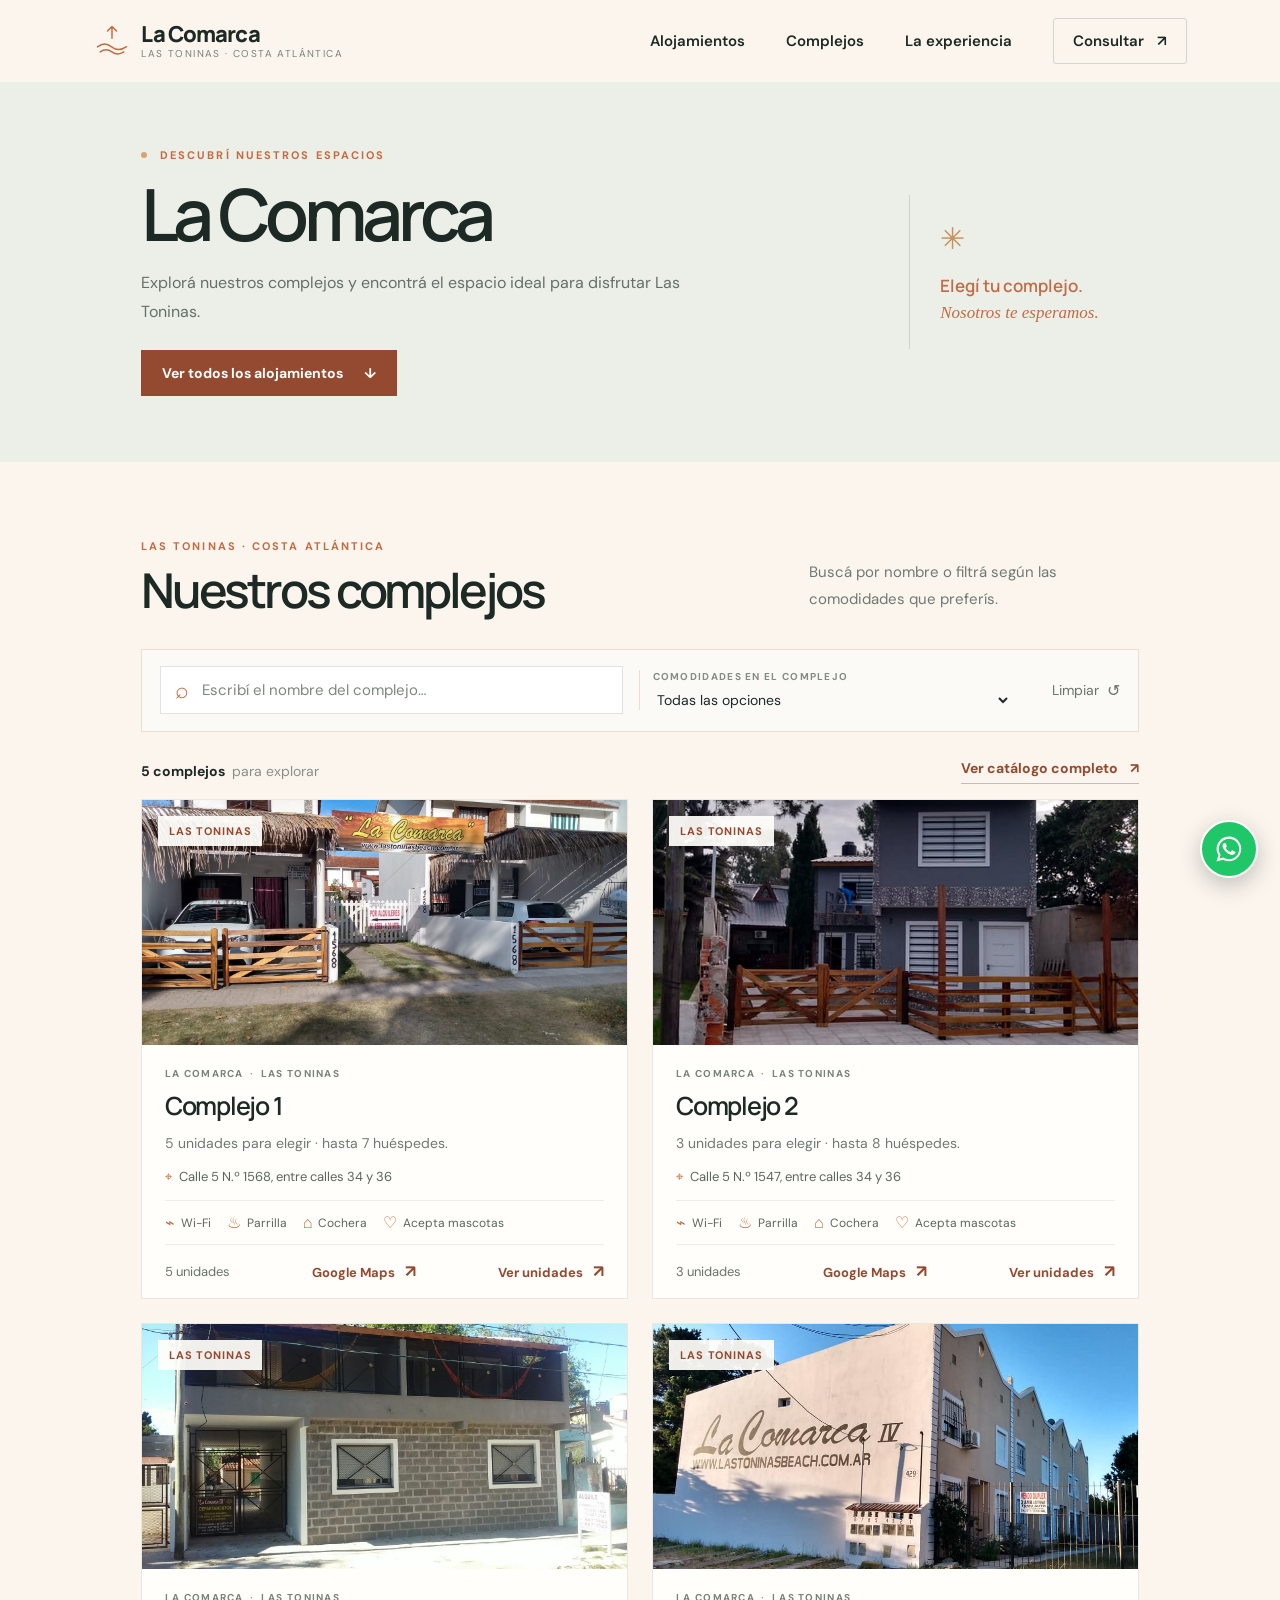
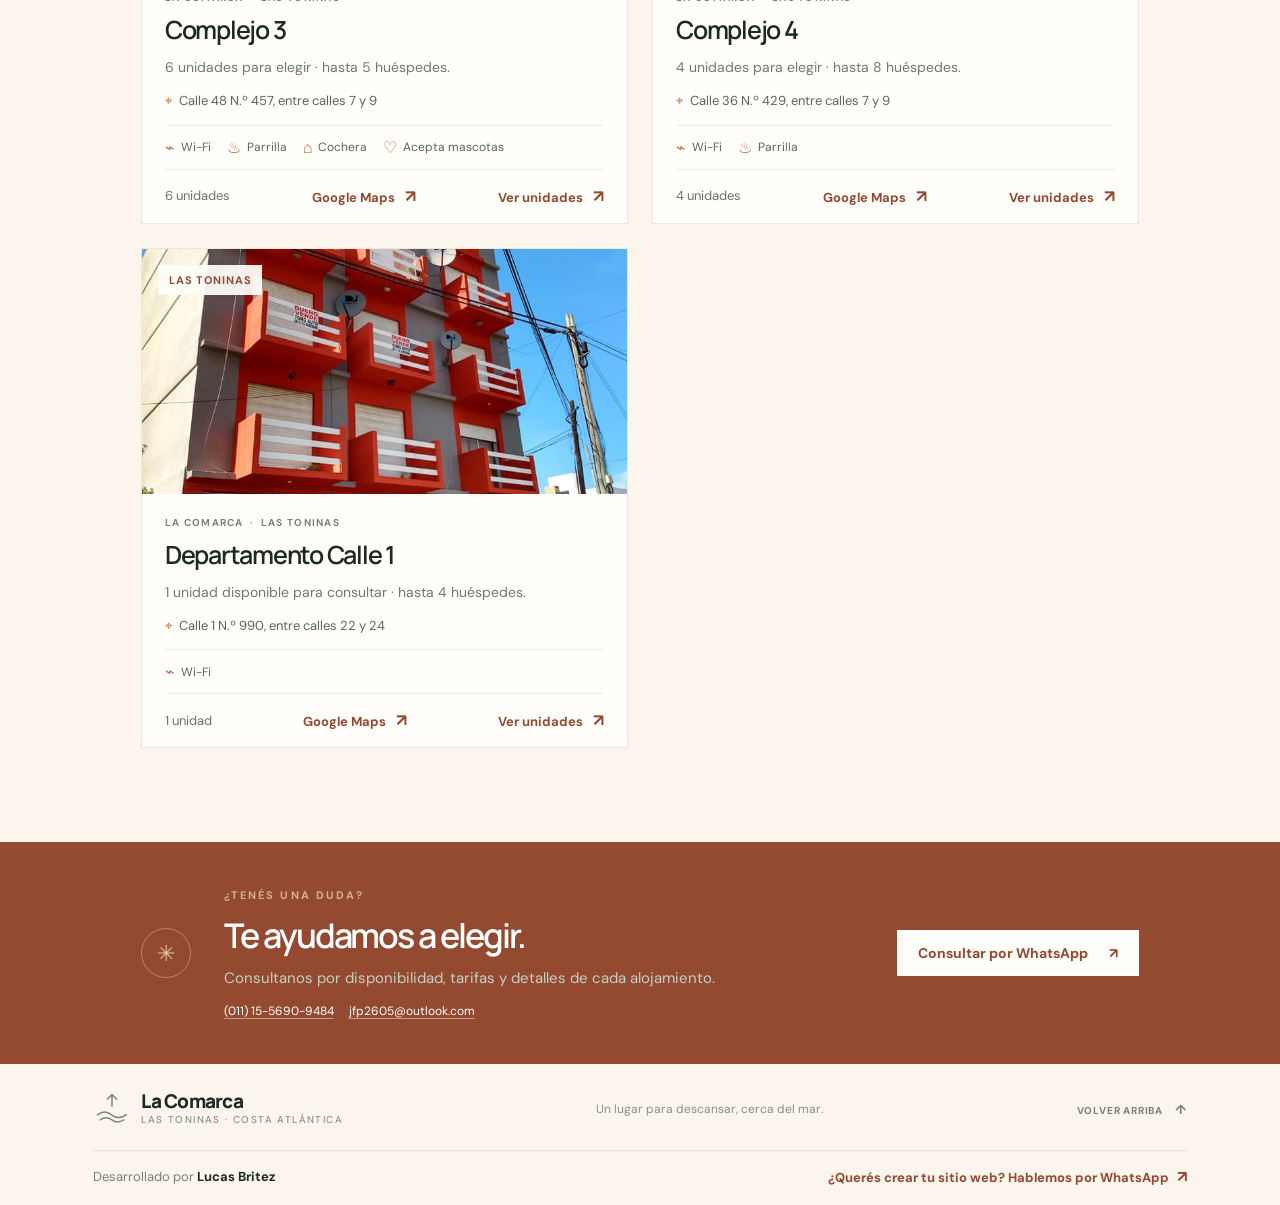
<file: complejos.html>
<!doctype html>
<html lang="es">
  <head>
    <meta charset="UTF-8" />
    <meta name="viewport" content="width=device-width, initial-scale=1" />
    <meta name="theme-color" content="#fbf3e9" />
    <meta name="description" content="Explorá los complejos de La Comarca en Las Toninas y encontrá el alojamiento ideal para tu estadía." />
    <title>Complejos · La Comarca, Las Toninas</title>
    <link rel="preconnect" href="https://fonts.googleapis.com" />
    <link rel="preconnect" href="https://fonts.gstatic.com" crossorigin />
    <link href="https://fonts.googleapis.com/css2?family=DM+Sans:wght@400;500;600;700&family=Manrope:wght@400;500;600;700;800&display=swap" rel="stylesheet" />
    <link rel="stylesheet" href="./styles.css" />
    <script src="./complejos.js" defer></script>
  </head>
  <body>
    <header class="site-header" id="top">
      <a class="brand" href="./index.html#inicio" aria-label="La Comarca, inicio">
        <span class="brand-mark" aria-hidden="true">
          <svg viewBox="0 0 42 42" fill="none">
            <path d="M5 27.5c5.2-4.1 10.4-4.1 15.6 0 5.2 4.1 10.4 4.1 16.4-.2" />
            <path d="M8 33c4.3-3.1 8.6-3.1 12.9 0 4.3 3.1 8.6 3.1 13.1.1" />
            <path d="M21 5v13m-5-8 5-5 5 5" />
          </svg>
        </span>
        <span class="brand-copy"><strong data-site-name>La Comarca</strong><small>LAS TONINAS · COSTA ATLÁNTICA</small></span>
      </a>
      <button class="menu-toggle" type="button" aria-expanded="false" aria-controls="primary-nav" aria-label="Abrir menú">
        <span></span><span></span>
      </button>
      <nav class="primary-nav" id="primary-nav" aria-label="Navegación principal">
        <a href="./index.html#alojamientos">Alojamientos</a>
        <a href="./complejos.html" aria-current="page">Complejos</a>
        <a href="./index.html#nosotros">La experiencia</a>
        <a class="nav-cta" href="./index.html#contacto">Consultar <span aria-hidden="true">↗</span></a>
      </nav>
    </header>

    <main>
      <section class="complex-page-hero">
        <div>
          <p class="eyebrow"><span class="eyebrow-dot"></span> DESCUBRÍ NUESTROS ESPACIOS</p>
          <h1 data-site-name>La Comarca</h1>
          <p>Explorá nuestros complejos y encontrá el espacio ideal para disfrutar Las Toninas.</p>
          <a class="button button-dark" href="./index.html#alojamientos">Ver todos los alojamientos <span aria-hidden="true">↓</span></a>
        </div>
        <div class="complex-hero-aside">
          <span aria-hidden="true">✳︎</span>
          <p>Elegí tu complejo.<br /><em>Nosotros te esperamos.</em></p>
        </div>
      </section>

      <section class="complex-directory section-wrap" aria-labelledby="complexes-title">
        <div class="section-heading">
          <div>
            <p class="eyebrow">LAS TONINAS · COSTA ATLÁNTICA</p>
            <h2 id="complexes-title">Nuestros complejos</h2>
          </div>
          <p class="section-lead">Buscá por nombre o filtrá según las comodidades que preferís.</p>
        </div>
        <div class="complex-search-panel">
          <label class="complex-search">
            <span aria-hidden="true">⌕</span>
            <span class="visually-hidden">Buscar complejo por nombre</span>
            <input id="complex-search" type="search" placeholder="Escribí el nombre del complejo…" autocomplete="off" />
          </label>
          <label class="filter-field">
            <span>COMODIDADES EN EL COMPLEJO</span>
            <select id="complex-amenity">
              <option value="">Todas las opciones</option>
              <option value="wifi">Wi-Fi</option>
              <option value="parrilla">Parrilla / quincho</option>
              <option value="cochera">Cochera</option>
              <option value="mascotas">Acepta mascotas</option>
            </select>
          </label>
          <button class="clear-filters" id="complex-clear" type="button">Limpiar <span aria-hidden="true">↺</span></button>
        </div>
        <div class="results-bar">
          <p id="complex-results" aria-live="polite">Cargando complejos…</p>
          <a class="text-link" href="./index.html#alojamientos">Ver catálogo completo <span aria-hidden="true">↗</span></a>
        </div>
        <div class="complex-directory-grid" id="complex-directory-grid" aria-live="polite"></div>
        <div class="empty-state" id="complex-empty" hidden>
          <span aria-hidden="true">⌕</span>
          <h3>No encontramos ese complejo</h3>
          <p>Probá con otro nombre o limpiá la búsqueda.</p>
          <button class="button button-dark" id="complex-empty-clear" type="button">Ver todos</button>
        </div>
      </section>

      <section class="contact-banner">
        <div class="contact-mark" aria-hidden="true">✳︎</div>
        <div><p class="eyebrow">¿TENÉS UNA DUDA?</p><h2>Te ayudamos a elegir.</h2><p>Consultanos por disponibilidad, tarifas y detalles de cada alojamiento.</p><div class="contact-methods" id="contact-methods" aria-label="Datos de contacto"></div></div>
        <a class="button button-light" id="complex-whatsapp" href="https://wa.me/?text=Hola%2C%20quer%C3%ADa%20consultar%20por%20un%20alojamiento%20en%20Las%20Toninas." target="_blank" rel="noopener noreferrer">Consultar por WhatsApp <span aria-hidden="true">↗</span></a>
      </section>
    </main>

    <footer class="site-footer">
      <div class="footer-main">
        <a class="brand footer-brand" href="./index.html#inicio">
          <span class="brand-mark" aria-hidden="true"><svg viewBox="0 0 42 42" fill="none"><path d="M5 27.5c5.2-4.1 10.4-4.1 15.6 0 5.2 4.1 10.4 4.1 16.4-.2" /><path d="M8 33c4.3-3.1 8.6-3.1 12.9 0 4.3 3.1 8.6 3.1 13.1.1" /><path d="M21 5v13m-5-8 5-5 5 5" /></svg></span>
          <span class="brand-copy"><strong data-site-name>La Comarca</strong><small>LAS TONINAS · COSTA ATLÁNTICA</small></span>
        </a>
        <span class="footer-caption">Un lugar para descansar, cerca del mar.</span>
        <a class="footer-top" href="#top">VOLVER ARRIBA <span aria-hidden="true">↑</span></a>
      </div>
      <div class="footer-credit">
        <span>Desarrollado por <strong>Lucas Britez</strong></span>
        <a href="https://wa.me/5491156909484?text=Hola%2C%20quiero%20crear%20mi%20sitio%20web." target="_blank" rel="noopener noreferrer">
          ¿Querés crear tu sitio web? Hablemos por WhatsApp <span aria-hidden="true">↗</span>
        </a>
      </div>
    </footer>
    <a class="floating-whatsapp" id="floating-whatsapp" href="https://wa.me/5491156909484" target="_blank" rel="noopener noreferrer" aria-label="Consultar por WhatsApp">
      <svg viewBox="0 0 24 24" aria-hidden="true"><path d="M12.04 2a9.9 9.9 0 0 0-8.47 15.03L2 22l5.13-1.34A9.93 9.93 0 1 0 12.04 2Zm0 18.1c-1.5 0-2.97-.4-4.24-1.17l-.3-.18-3.05.8.81-2.98-.2-.31A8.17 8.17 0 1 1 12.04 20.1Zm4.49-6.12c-.25-.12-1.5-.74-1.73-.82-.23-.08-.4-.12-.56.12-.17.25-.65.82-.8.99-.14.16-.29.18-.54.06-.25-.12-1.06-.39-2.02-1.24-.75-.67-1.25-1.5-1.4-1.75-.15-.25-.02-.38.11-.5.11-.1.25-.28.37-.42.12-.15.16-.25.25-.41.08-.17.04-.31-.02-.43-.06-.12-.56-1.36-.77-1.87-.2-.49-.4-.42-.56-.43h-.48c-.17 0-.43.06-.66.31-.23.25-.87.85-.87 2.08s.9 2.42 1.02 2.59c.13.16 1.77 2.7 4.29 3.79.6.26 1.07.41 1.44.52.6.19 1.15.16 1.58.1.48-.07 1.5-.61 1.71-1.2.21-.59.21-1.1.15-1.2-.06-.11-.23-.17-.48-.29Z" /></svg>
    </a>
  </body>
</html>
</file>
<file: styles.css>
:root {
  color-scheme: light;
  --ink: #1d2925;
  --muted: #6f7973;
  --paper: #fbf5ed;
  --white: #fffefa;
  --green: #c36b43;
  --green-dark: #934a31;
  --sea: #4f8589;
  --line: #eadfd3;
  --sand: #e8ad69;
  --serif: Georgia, "Times New Roman", serif;
  --sans: "DM Sans", sans-serif;
  --display: "Manrope", sans-serif;
  font-family: var(--sans);
  color: var(--ink);
  background: var(--paper);
  font-synthesis: none;
  text-rendering: optimizeLegibility;
}

* { box-sizing: border-box; }
html { scroll-behavior: smooth; scroll-padding-top: 90px; }
body { margin: 0; min-width: 0; background: var(--paper); }
body.dialog-open { overflow: hidden; }
button, select, a { font: inherit; }
a { color: inherit; text-decoration: none; }
button { color: inherit; }
img { display: block; width: 100%; }

.site-header { height: 82px; padding: 0 clamp(22px, 7.3vw, 112px); display: flex; align-items: center; justify-content: space-between; background: var(--paper); position: relative; z-index: 5; }
.brand { display: inline-flex; align-items: center; gap: 10px; }
.brand-mark { width: 38px; height: 38px; display: grid; place-items: center; color: var(--green); }
.brand-mark svg { width: 100%; stroke: currentColor; stroke-width: 1.65; stroke-linecap: round; stroke-linejoin: round; }
.brand-copy { display: grid; gap: 2px; }
.brand-copy strong { font-family: var(--display); font-size: 22px; font-weight: 800; letter-spacing: -.04em; line-height: 1; }
.brand-copy small { color: #78827b; font-size: 8px; letter-spacing: .14em; }
.primary-nav { display: flex; align-items: center; gap: clamp(24px, 3.2vw, 50px); font-size: 12px; font-weight: 600; }
.primary-nav a:not(.nav-cta) { transition: color .2s ease; }
.primary-nav a:not(.nav-cta):hover { color: var(--green); }
.nav-cta { padding: 12px 19px; border: 1px solid #cfd7d0; border-radius: 3px; transition: background .2s, color .2s, border-color .2s; }
.nav-cta:hover { color: white; background: var(--green); border-color: var(--green); }
.nav-cta span { padding-left: 9px; font-size: 15px; }
.menu-toggle { display: none; }

.hero { min-height: 565px; display: grid; grid-template-columns: 1.04fr .96fr; padding-left: clamp(22px, 11vw, 168px); overflow: hidden; }
.hero-copy { align-self: center; padding: 62px 36px 64px 0; position: relative; z-index: 1; }
.eyebrow { margin: 0 0 20px; color: var(--green); font-size: 9px; font-weight: 700; letter-spacing: .19em; }
.eyebrow-dot { width: 6px; height: 6px; display: inline-block; margin: 0 8px 1px 0; border-radius: 50%; background: #d3a674; }
h1, h2, h3, p { margin-top: 0; }
.hero h1 { margin: 0; font-family: var(--display); font-size: clamp(54px, 6.2vw, 80px); line-height: .99; letter-spacing: -.06em; font-weight: 700; }
.hero-tagline { margin: 13px 0 0; color: var(--green-dark); font-family: var(--serif); font-size: 25px; line-height: 1.25; }
.experience-copy h2 em, .location-copy h2 em { color: var(--green); font-family: var(--serif); font-weight: 400; letter-spacing: -.065em; }
.hero-description { max-width: 410px; margin: 17px 0 28px; color: #737d76; font-size: 14px; line-height: 1.85; }
.hero-actions { display: flex; align-items: center; gap: 25px; flex-wrap: wrap; }
.button { min-height: 46px; padding: 0 20px; border: 1px solid transparent; display: inline-flex; align-items: center; justify-content: center; gap: 21px; font-size: 11px; font-weight: 700; transition: transform .2s, background .2s, color .2s; }
.button:hover { transform: translateY(-2px); }
.button-dark { color: var(--white); background: var(--green-dark); }
.button-dark:hover { background: #172f26; }
.button-light { color: var(--green-dark); background: var(--white); }
.button-light:hover { background: #e7efe8; }
.button-outline { border-color: #bfc9bf; color: var(--green-dark); }
.button-outline:hover { background: var(--green-dark); color: white; }
.hero-footnote { margin-top: 69px; display: flex; align-items: center; gap: 12px; color: #818a83; font-size: 8px; letter-spacing: .16em; }
.hero-footnote > span:first-child { color: var(--green); font-size: 10px; font-weight: 700; }
.footnote-line { width: 36px; height: 1px; background: #c8d0c8; }
.hero-visual { position: relative; min-height: 565px; background: #c8b49b; overflow: hidden; }
.hero-image { position: absolute; width: 100%; height: 100%; inset: 0; object-fit: cover; object-position: center; }
.hero-image-tint { position: absolute; inset: 0; background: linear-gradient(90deg, rgba(20, 33, 27, .04), transparent 45%), linear-gradient(0deg, rgba(20, 33, 27, .24), transparent 35%); }
.hero-caption { position: absolute; bottom: 25px; left: 28px; z-index: 1; display: flex; align-items: center; gap: 10px; color: white; font-size: 12px; font-weight: 700; letter-spacing: .08em; text-transform: uppercase; }
.caption-line { width: 29px; height: 1px; background: rgba(255,255,255,.8); }
.hero-carousel-controls { position: absolute; right: 22px; bottom: 14px; z-index: 2; display: flex; align-items: center; gap: 7px; }
.hero-carousel-controls > button { width: 38px; height: 38px; padding: 0; display: grid; place-items: center; border: 1px solid #ffffffb8; border-radius: 50%; color: white; background: #1d292570; font-size: 18px; cursor: pointer; transition: background .2s, transform .2s; }
.hero-carousel-controls > button:hover { background: #1d2925b5; transform: translateY(-1px); }
.hero-carousel-controls > button:focus-visible, .hero-carousel-dots button:focus-visible { outline: 2px solid white; outline-offset: 3px; }
.hero-carousel-dots { display: flex; align-items: center; gap: 6px; padding: 0 3px; }
.hero-carousel-dots button { width: 7px; height: 7px; padding: 0; border: 0; border-radius: 10px; background: #ffffffa8; cursor: pointer; transition: width .2s, background .2s; }
.hero-carousel-dots button[aria-current="true"] { width: 18px; background: white; }
.hero-carousel-controls[hidden] { display: none; }

.intro-strip { min-height: 130px; padding: 27px clamp(22px, 11vw, 168px); display: grid; grid-template-columns: .75fr 1.7fr 1fr; align-items: center; gap: 30px; border-bottom: 1px solid var(--line); }
.intro-label { display: flex; align-items: center; gap: 12px; color: var(--green); font-size: 8px; font-weight: 700; letter-spacing: .12em; line-height: 1.8; }
.intro-sun { font-size: 24px; color: #c7925c; }
.intro-strip > p { max-width: 440px; margin: 0; color: #647069; font-size: 12px; line-height: 1.75; }
.text-link { width: fit-content; color: var(--green-dark); font-size: 10px; font-weight: 700; border-bottom: 1px solid #b6c3b8; padding-bottom: 6px; transition: color .2s, border-color .2s; }
.text-link span { padding-left: 9px; font-size: 14px; }
.text-link:hover { color: #8c6844; border-color: #8c6844; }

.section-wrap { padding-left: clamp(22px, 11vw, 168px); padding-right: clamp(22px, 11vw, 168px); }
.catalog { padding-top: 91px; padding-bottom: 100px; }
.section-heading { display: flex; justify-content: space-between; align-items: end; gap: 28px; margin-bottom: 32px; }
.section-heading .eyebrow { margin-bottom: 11px; }
.section-heading h2, .location-copy h2 { margin: 0; font-family: var(--display); font-size: clamp(34px, 4vw, 48px); line-height: 1.1; letter-spacing: -.065em; font-weight: 600; }
.section-lead { max-width: 330px; margin: 0 0 4px; color: var(--muted); font-size: 12px; line-height: 1.8; }
.filter-panel { min-height: 90px; padding: 14px 20px; display: grid; grid-template-columns: 1.1fr repeat(3, 1fr) auto; align-items: center; gap: 12px; border: 1px solid var(--line); background: #fbfaf6; }
.filter-intro { display: flex; align-items: center; gap: 11px; padding-right: 15px; }
.filter-symbol { width: 34px; height: 34px; display: grid; place-items: center; border-radius: 50%; color: var(--green); background: #edf1eb; font-size: 23px; }
.filter-intro > span:last-child { display: grid; gap: 4px; }
.filter-intro strong { font-size: 10px; }
.filter-intro small { color: var(--muted); font-size: 9px; }
.filter-field { min-width: 0; display: grid; gap: 6px; padding: 0 13px; border-left: 1px solid var(--line); }
.filter-field > span { color: #828b84; font-size: 8px; font-weight: 700; letter-spacing: .13em; }
.filter-field select { width: 100%; min-width: 0; padding: 0 18px 0 0; border: 0; outline-color: #8aa194; color: var(--ink); background: transparent; font-size: 10px; cursor: pointer; }
.clear-filters { padding: 9px 0 9px 12px; display: inline-flex; align-items: center; gap: 8px; border: 0; color: #68736b; background: transparent; font-size: 10px; cursor: pointer; }
.clear-filters:hover { color: var(--green); }
.clear-filters span { font-size: 16px; }
.results-bar { margin: 27px 0 15px; display: flex; align-items: center; justify-content: space-between; }
.results-bar p { margin: 0; font-size: 11px; font-weight: 700; }
.results-bar p span { padding-left: 4px; color: #87918a; font-weight: 400; }
.results-order { color: #89928b; font-size: 8px; font-weight: 600; letter-spacing: .14em; }
.results-order span { padding: 0 4px; color: #c69a6e; }
.unit-grid { display: grid; grid-template-columns: repeat(3, minmax(0, 1fr)); gap: 22px; }
.unit-card { min-width: 0; overflow: hidden; border: 1px solid #e8e8e1; background: var(--white); transition: transform .25s, box-shadow .25s; }
.unit-card:hover { transform: translateY(-4px); box-shadow: 0 16px 38px #1d292510; }
.card-photo { height: 235px; position: relative; overflow: hidden; background: #e4e3dc; }
.card-photo > img { height: 100%; object-fit: cover; transition: transform .5s; }
.unit-card:hover .card-photo > img { transform: scale(1.035); }
.card-photo-shade { position: absolute; z-index: 1; inset: 45% 0 0; background: linear-gradient(transparent, #1115); pointer-events: none; }
.complex-tag { position: absolute; z-index: 2; left: 15px; top: 15px; padding: 7px 10px; background: rgba(255,254,250,.94); color: var(--green-dark); font-size: 8px; font-weight: 700; letter-spacing: .05em; }
.photo-count { position: absolute; z-index: 2; right: 14px; bottom: 13px; padding: 6px 8px; border-radius: 2px; color: white; background: #1d29257a; font-size: 9px; }
.card-gallery-arrow { width: 29px; height: 29px; position: absolute; z-index: 2; top: calc(50% - 14px); display: grid; place-items: center; border: 0; border-radius: 50%; color: var(--ink); background: #fffefaeb; cursor: pointer; transition: transform .2s, background .2s; }
.card-gallery-arrow:hover { transform: scale(1.08); background: white; }
.card-gallery-arrow.prev { left: 10px; }
.card-gallery-arrow.next { right: 10px; }
.card-content { padding: 19px 19px 15px; }
.card-kicker { margin-bottom: 7px; color: #889088; font-size: 8px; font-weight: 700; letter-spacing: .13em; text-transform: uppercase; }
.card-title-row { display: flex; align-items: start; justify-content: space-between; gap: 10px; }
.card-title-row h3 { margin: 0; font-family: var(--display); font-size: 18px; font-weight: 600; letter-spacing: -.04em; }
.card-capacity { flex: 0 0 auto; display: inline-flex; align-items: center; gap: 5px; padding-top: 3px; color: #667168; font-size: 9px; }
.card-description { min-height: 38px; margin: 9px 0 13px; overflow: hidden; color: #7c857e; font-size: 10px; line-height: 1.75; display: -webkit-box; -webkit-box-orient: vertical; -webkit-line-clamp: 2; }
.card-facts { min-height: 30px; padding: 10px 0; display: flex; flex-wrap: wrap; align-items: center; gap: 8px 13px; border-top: 1px solid #eeeee9; border-bottom: 1px solid #eeeee9; }
.fact { display: inline-flex; align-items: center; gap: 5px; color: #667169; font-size: 9px; white-space: nowrap; }
.fact-icon { color: var(--green); font-size: 13px; line-height: 1; }
.card-actions { padding-top: 13px; display: flex; align-items: center; justify-content: space-between; gap: 10px; }
.detail-link { padding: 7px 0; border: 0; color: var(--green-dark); background: none; font-size: 10px; font-weight: 700; cursor: pointer; }
.detail-link span { padding-left: 6px; font-size: 14px; }
.whatsapp-link { padding: 9px 11px; display: inline-flex; align-items: center; gap: 7px; color: white; background: var(--green-dark); font-size: 9px; font-weight: 600; transition: background .2s; }
.whatsapp-link:hover { background: #48715e; }
.empty-state { padding: 55px 20px; text-align: center; border: 1px dashed #cfd6cd; }
.empty-state > span { color: var(--green); font-size: 30px; }
.empty-state h3 { margin: 10px 0; font-family: var(--display); font-size: 20px; }
.empty-state p { margin-bottom: 22px; color: var(--muted); font-size: 12px; }

.experience-band { min-height: 405px; display: grid; grid-template-columns: 1fr 1fr; background: #eceee8; }
.experience-image { min-height: 405px; position: relative; overflow: hidden; }
.experience-image img { position: absolute; inset: 0; width: 100%; height: 100%; object-fit: cover; }
.image-index { position: absolute; bottom: 19px; left: 23px; color: #fff; font-size: 8px; letter-spacing: .13em; text-shadow: 0 1px 5px #0009; }
.experience-copy { padding: 72px clamp(30px, 8vw, 114px); position: relative; overflow: hidden; }
.experience-copy .eyebrow { margin-bottom: 15px; }
.experience-copy h2 { margin: 0; font-family: var(--display); font-size: clamp(31px, 3.5vw, 45px); line-height: 1.13; letter-spacing: -.065em; font-weight: 600; }
.experience-copy > p:not(.eyebrow) { max-width: 390px; margin: 18px 0 21px; color: #6f7971; font-size: 11px; line-height: 1.9; }
.experience-decoration { position: absolute; right: 34px; bottom: -55px; color: #dbe1d8; font-size: 190px; line-height: 1; }
.experience-copy .text-link { position: relative; z-index: 1; }

.location-section { padding-top: 103px; padding-bottom: 110px; display: grid; grid-template-columns: .8fr 1.2fr; align-items: center; gap: 9%; }
.location-copy .eyebrow { margin-bottom: 16px; }
.location-copy h2 { font-size: clamp(34px, 4vw, 48px); }
.location-copy > p:not(.eyebrow) { max-width: 340px; margin: 18px 0 14px; color: #758078; font-size: 11px; line-height: 1.9; }
.complex-map-links { margin: 0 0 22px; padding: 0; display: grid; gap: 7px; list-style: none; }
.complex-map-links a { display: grid; gap: 2px; color: var(--green-dark); font-size: 12px; line-height: 1.45; }
.complex-map-links a:hover { color: var(--green); }
.complex-map-links a span { color: #758078; }
.map-card { height: 340px; position: relative; overflow: hidden; background: #e3e7df; }
.map-card iframe { width: 100%; height: 100%; border: 0; filter: saturate(.72); }
.map-label { position: absolute; left: 17px; bottom: 16px; padding: 11px 15px; display: flex; align-items: center; gap: 10px; background: var(--white); box-shadow: 0 5px 20px #15251a14; }
.map-pin { color: #b17a47; font-size: 22px; }
.map-label > span:last-child { display: grid; gap: 3px; }
.map-label strong { font-size: 10px; }
.map-label small { color: var(--muted); font-size: 9px; }

.contact-banner { min-height: 222px; padding: 38px clamp(22px, 11vw, 168px); display: grid; grid-template-columns: 60px 1fr auto; align-items: center; gap: 23px; color: white; background: var(--green-dark); }
.contact-mark { width: 50px; height: 50px; display: grid; place-items: center; border: 1px solid #ffffff53; border-radius: 50%; color: #e9c39d; font-size: 22px; }
.contact-banner .eyebrow { margin-bottom: 10px; color: #d1b28e; }
.contact-banner h2 { margin: 0 0 8px; font-family: var(--display); font-size: clamp(24px, 3vw, 34px); font-weight: 600; letter-spacing: -.06em; }
.contact-banner p:not(.eyebrow) { margin: 0; color: #c4d0c7; font-size: 10px; line-height: 1.7; }
.contact-methods { margin-top: 11px; display: flex; flex-wrap: wrap; gap: 6px 15px; }
.contact-methods a { color: #fff; font-size: 12px; text-decoration: underline; text-decoration-color: #ffffff70; text-underline-offset: 3px; }
.contact-methods a:hover { text-decoration-color: currentColor; }
.contact-banner .button { min-width: 190px; }
.site-footer { padding: 19px clamp(22px, 7.3vw, 112px) 18px; display: flex; flex-direction: column; gap: 15px; }
.footer-main { min-height: 52px; display: flex; align-items: center; justify-content: space-between; gap: 20px; }
.footer-credit { padding-top: 15px; display: flex; align-items: center; justify-content: space-between; gap: 18px; border-top: 1px solid var(--line); color: #788078; font-size: 13px; }
.footer-credit strong { color: var(--ink); font-weight: 700; }
.footer-credit a { color: var(--green-dark); font-weight: 700; }
.footer-credit a:hover { color: var(--green); }
.footer-credit a span { padding-left: 5px; font-size: 16px; }
.floating-whatsapp {
  width: 58px;
  height: 58px;
  position: fixed;
  z-index: 8;
  right: 22px;
  bottom: calc(22px + env(safe-area-inset-bottom));
  display: grid;
  place-items: center;
  border: 2px solid #fff;
  border-radius: 50%;
  color: #fff;
  background: #20c769;
  box-shadow: 0 7px 22px #17241e40;
  transition: transform .2s, background .2s;
}
.floating-whatsapp:hover { transform: translateY(-3px); background: #18ad59; }
.floating-whatsapp:focus-visible { outline: 3px solid var(--ink); outline-offset: 3px; }
.floating-whatsapp svg { width: 30px; height: 30px; fill: currentColor; }
.footer-brand .brand-mark { color: #7a897d; }
.footer-brand .brand-copy strong { font-size: 19px; }
.footer-brand .brand-copy small { font-size: 7px; }
.footer-caption { color: #879089; font-size: 9px; }
.footer-top { color: #768178; font-size: 8px; font-weight: 700; letter-spacing: .12em; }
.footer-top span { padding-left: 9px; font-size: 13px; }

.unit-dialog { width: min(100% - 28px, 880px); max-width: none; max-height: min(92vh, 900px); padding: 0; border: 0; color: var(--ink); background: var(--paper); box-shadow: 0 25px 100px #10231e55; }
.unit-dialog::backdrop { background: #17241ecc; backdrop-filter: blur(3px); }
.dialog-close { width: 38px; height: 38px; position: absolute; z-index: 3; top: 12px; right: 12px; display: grid; place-items: center; border: 0; border-radius: 50%; color: var(--ink); background: #fffefaed; font-size: 25px; line-height: 1; cursor: pointer; }
.dialog-layout { height: min(80vh, 700px); min-height: 480px; display: grid; grid-template-columns: 1fr 1fr; }
.dialog-gallery { min-height: 100%; position: relative; overflow: hidden; background: #ddd; }
.dialog-gallery > img { position: absolute; inset: 0; width: 100%; height: 100%; object-fit: cover; }
.dialog-gallery .gallery-controls { position: absolute; right: 17px; bottom: 17px; left: 17px; display: flex; justify-content: space-between; align-items: center; }
.gallery-controls button { width: 35px; height: 35px; border: 0; border-radius: 50%; color: var(--ink); background: #fffefaed; font-size: 17px; cursor: pointer; }
.gallery-indicator { padding: 7px 10px; border-radius: 2px; color: white; background: #1d29257a; font-size: 9px; }
.dialog-body { min-height: 0; padding: 43px 37px 32px; overflow-y: auto; }
.dialog-body .eyebrow { margin-bottom: 9px; }
.dialog-body h2 { margin: 0; font-family: var(--display); font-size: 31px; letter-spacing: -.06em; line-height: 1.12; }
.dialog-subtitle { margin: 7px 0 18px; color: var(--muted); font-size: 10px; }
.dialog-address { margin: -10px 0 7px; color: var(--ink); font-size: 13px; }
.dialog-map-link { display: inline-flex; gap: 7px; margin-bottom: 15px; color: var(--green-dark); font-size: 13px; font-weight: 700; }
.dialog-highlights { padding: 12px 0; display: flex; flex-wrap: wrap; gap: 14px; border-top: 1px solid var(--line); border-bottom: 1px solid var(--line); }
.dialog-description { margin: 18px 0; color: #68736b; font-size: 11px; line-height: 1.9; white-space: pre-line; }
.dialog-rules { padding: 14px 15px; background: #edf0e9; }
.dialog-rules h3 { margin: 0 0 8px; font-family: var(--display); font-size: 12px; }
.dialog-rules p { margin: 0; color: #6f7971; font-size: 10px; line-height: 1.75; }
.dialog-actions { margin-top: 17px; display: flex; flex-wrap: wrap; gap: 9px; }
.dialog-actions .button { min-height: 40px; padding: 0 13px; font-size: 9px; }
.button-share { border-color: #cad3ca; color: var(--green-dark); background: transparent; }
.toast { position: fixed; z-index: 10; right: 20px; bottom: 20px; max-width: calc(100vw - 40px); padding: 12px 17px; color: white; background: var(--green-dark); box-shadow: 0 8px 25px #10231e30; font-size: 11px; opacity: 0; transform: translateY(10px); pointer-events: none; transition: opacity .2s, transform .2s; }
.toast.visible { opacity: 1; transform: translateY(0); }

@media (min-width: 1500px) {
  .hero { padding-left: max(168px, calc((100vw - 1200px) / 2)); }
  .hero { padding-right: max(0px, calc((100vw - 1400px) / 2)); }
}
@media (max-width: 1050px) {
  .site-header { padding: 0 7vw; }
  .menu-toggle { width: 40px; height: 40px; padding: 11px 8px; display: flex; flex-direction: column; justify-content: center; gap: 6px; border: 1px solid var(--line); background: transparent; }
  .menu-toggle span { width: 20px; height: 1px; background: var(--ink); transition: transform .2s; }
  .primary-nav { width: min(340px, calc(100vw - 40px)); position: absolute; top: 82px; right: 7vw; padding: 12px 22px 22px; display: none; flex-direction: column; align-items: stretch; gap: 0; border-top: 1px solid var(--line); background: var(--paper); box-shadow: 0 16px 20px #1d292510; }
  .primary-nav.is-open { display: flex; }
  .primary-nav a:not(.nav-cta) { padding: 14px 0; border-bottom: 1px solid var(--line); }
  .nav-cta { margin-top: 14px; text-align: center; }
  .hero { padding-left: 7vw; grid-template-columns: 1fr 1fr; }
  .hero h1 { font-size: clamp(52px, 7vw, 70px); }
  .intro-strip, .section-wrap, .contact-banner { padding-left: 7vw; padding-right: 7vw; }
  .filter-panel { grid-template-columns: 1fr 1fr 1fr; padding: 15px; }
  .filter-intro { display: none; }
  .clear-filters { justify-self: start; }
  .unit-grid { grid-template-columns: repeat(2, minmax(0, 1fr)); }
  .experience-copy { padding-left: 6vw; padding-right: 5vw; }
}
@media (max-width: 700px) {
  html { scroll-padding-top: 72px; }
  .site-header { height: 70px; padding: 0 21px; }
  .brand-mark { width: 33px; height: 33px; }
  .brand-copy strong { font-size: 21px; }
  .brand-copy small { font-size: 7px; }
  .menu-toggle { width: 40px; height: 40px; padding: 11px 8px; display: flex; flex-direction: column; justify-content: center; gap: 6px; border: 1px solid var(--line); background: transparent; }
  .menu-toggle span { width: 20px; height: 1px; background: var(--ink); transition: transform .2s; }
  .menu-toggle[aria-expanded="true"] span:first-child { transform: translateY(3.5px) rotate(45deg); }
  .menu-toggle[aria-expanded="true"] span:last-child { transform: translateY(-3.5px) rotate(-45deg); }
  .primary-nav { width: auto; top: 70px; right: 0; left: 0; padding: 12px 22px 22px; }
  .primary-nav.is-open { display: flex; }
  .primary-nav a:not(.nav-cta) { padding: 14px 0; border-bottom: 1px solid var(--line); }
  .nav-cta { margin-top: 14px; text-align: center; }
  .hero { padding: 0; display: flex; flex-direction: column; }
  .hero-copy { padding: 55px 24px 35px; }
  .hero h1 { font-size: clamp(45px, 12vw, 64px); }
  .hero-tagline { margin-top: 10px; font-size: 21px; }
  .hero-description { max-width: 420px; margin: 15px 0 23px; font-size: 12px; }
  .hero-actions { gap: 16px; }
  .hero-actions .button { min-height: 44px; padding: 0 15px; font-size: 10px; }
  .hero-footnote { margin-top: 33px; }
  .hero-visual { min-height: 345px; }
  .hero-caption { left: 20px; bottom: 25px; font-size: 10px; }
  .hero-carousel-controls { top: 16px; right: 14px; bottom: auto; gap: 5px; }
  .hero-carousel-controls > button { width: 34px; height: 34px; }
  .hero-carousel-dots { gap: 5px; padding: 0 2px; }
  .hero-carousel-dots button { width: 6px; height: 6px; }
  .hero-carousel-dots button[aria-current="true"] { width: 15px; }
  .intro-strip { min-height: 0; padding: 25px 24px; grid-template-columns: auto 1fr; gap: 12px 16px; }
  .intro-strip > p { font-size: 10px; }
  .intro-label { font-size: 7px; }
  .intro-sun { font-size: 20px; }
  .intro-strip .text-link { grid-column: 2; font-size: 9px; }
  .section-wrap { padding-left: 22px; padding-right: 22px; }
  .catalog { padding-top: 64px; padding-bottom: 66px; }
  .section-heading { align-items: start; flex-direction: column; gap: 10px; margin-bottom: 23px; }
  .section-heading h2 { font-size: 38px; }
  .section-lead { max-width: 390px; font-size: 11px; }
  .filter-panel { padding: 14px; grid-template-columns: 1fr 1fr; gap: 14px 8px; }
  .filter-field { padding: 0 8px; }
  .filter-field:nth-of-type(2) { border-left: 0; }
  .filter-field select { font-size: 9px; }
  .clear-filters { grid-column: 1 / -1; padding: 3px 8px; }
  .results-bar { margin: 21px 0 13px; }
  .results-order { font-size: 7px; }
  .unit-grid { grid-template-columns: 1fr; gap: 15px; }
  .card-photo { height: clamp(220px, 63vw, 330px); }
  .card-content { padding: 16px 16px 13px; }
  .card-description { min-height: 0; }
  .experience-band { grid-template-columns: 1fr; }
  .experience-image { min-height: 270px; }
  .experience-copy { padding: 46px 24px 51px; }
  .experience-copy h2 { font-size: 36px; }
  .experience-copy > p:not(.eyebrow) { font-size: 10px; }
  .experience-decoration { right: 11px; bottom: -43px; font-size: 140px; }
  .location-section { padding-top: 68px; padding-bottom: 70px; grid-template-columns: 1fr; gap: 28px; }
  .location-copy h2 { font-size: 38px; }
  .complex-map-links { grid-template-columns: repeat(2, minmax(0, 1fr)); }
  .floating-whatsapp { width: 54px; height: 54px; right: 16px; bottom: calc(16px + env(safe-area-inset-bottom)); }
  .map-card { height: 275px; }
  .contact-banner { min-height: 0; padding: 37px 24px; grid-template-columns: 42px 1fr; gap: 16px; }
  .contact-mark { width: 40px; height: 40px; font-size: 18px; }
  .contact-banner h2 { font-size: 25px; }
  .contact-banner p:not(.eyebrow) { font-size: 9px; }
  .contact-banner .button { grid-column: 1 / -1; justify-self: start; margin-top: 4px; }
  .site-footer { padding: 18px 21px; gap: 14px; }
  .footer-main { min-height: 0; flex-wrap: wrap; gap: 12px; }
  .footer-caption { display: none; }
  .footer-top { margin-left: auto; font-size: 10px; }
  .footer-credit { align-items: flex-start; flex-direction: column; gap: 9px; font-size: 13px; }
  .footer-credit a { font-size: 13px; }
  .unit-dialog { width: calc(100% - 18px); max-height: calc(100dvh - 18px); }
  .dialog-layout { height: auto; min-height: 0; display: block; }
  .dialog-gallery { min-height: 0; height: 45vh; max-height: 350px; }
  .dialog-body { padding: 25px 22px 24px; }
  .dialog-body h2 { font-size: 27px; }
  .dialog-close { top: 9px; right: 9px; }
}
@media (prefers-reduced-motion: reduce) {
  *, *::before, *::after { scroll-behavior: auto !important; transition-duration: .01ms !important; animation-duration: .01ms !important; animation-iteration-count: 1 !important; }
}

/* Readability and the separate complex directory */
.primary-nav { font-size: 14px; }
.brand-copy small, .eyebrow, .hero-footnote, .hero-caption, .intro-label,
.results-order, .card-kicker, .complex-tag, .photo-count, .image-index,
.footer-brand .brand-copy small, .footer-top { font-size: 10px; }
.hero-description { font-size: 16px; }
.intro-strip > p, .section-lead,
.filter-intro small, .filter-field > span, .filter-field select, .clear-filters,
.results-bar p, .card-capacity, .fact, .detail-link, .whatsapp-link,
.experience-copy > p:not(.eyebrow), .location-copy > p:not(.eyebrow),
.map-label strong, .map-label small, .contact-banner p:not(.eyebrow),
.footer-caption, .dialog-subtitle, .dialog-description, .dialog-rules p,
.dialog-actions .button { font-size: 13px; }
.button, .text-link { font-size: 13px; }
.card-description { font-size: 13px; min-height: 46px; }
.filter-intro strong { font-size: 13px; }
.dialog-rules h3 { font-size: 15px; }
.gallery-indicator { font-size: 12px; }
.complex-tag, .photo-count, .hero-footnote, .image-index, .footer-top { letter-spacing: .08em; }
.hero-actions { row-gap: 13px; }
.hero-complex-link { margin-left: 1px; }

.complex-page-hero {
  min-height: 355px;
  padding: 66px clamp(22px, 11vw, 168px);
  display: flex;
  align-items: center;
  justify-content: space-between;
  gap: 30px;
  background: #eceee8;
}
.complex-page-hero .eyebrow { margin-bottom: 15px; }
.complex-page-hero h1 {
  margin: 0;
  font-family: var(--display);
  font-size: clamp(46px, 6vw, 72px);
  font-weight: 600;
  line-height: 1.02;
  letter-spacing: -.075em;
}
.complex-page-hero h1 em, .complex-hero-aside em {
  color: var(--green);
  font-family: var(--serif);
  font-weight: 400;
}
.complex-page-hero > div:first-child > p:not(.eyebrow) {
  max-width: 550px;
  margin: 19px 0 23px;
  color: #647069;
  font-size: 16px;
  line-height: 1.8;
}
.complex-hero-aside {
  min-width: 230px;
  padding: 24px 0 24px 30px;
  border-left: 1px solid #cbd2c8;
  color: var(--green);
}
.complex-hero-aside > span { font-size: 30px; color: #c7925c; }
.complex-hero-aside p {
  margin: 15px 0 0;
  font-family: var(--display);
  font-size: 17px;
  font-weight: 600;
  line-height: 1.5;
}
.complex-directory { padding-top: 77px; padding-bottom: 94px; }
.complex-search-panel {
  min-height: 83px;
  padding: 14px 18px;
  display: grid;
  grid-template-columns: minmax(240px, 1.2fr) minmax(240px, 1fr) auto;
  align-items: center;
  gap: 16px;
  border: 1px solid var(--line);
  background: #fbfaf6;
}
.complex-search {
  min-height: 48px;
  padding: 0 14px;
  display: flex;
  align-items: center;
  gap: 11px;
  border: 1px solid #e1e4dc;
  background: white;
  color: var(--green);
}
.complex-search > span:first-child { font-size: 23px; }
.complex-search input {
  width: 100%;
  min-width: 0;
  border: 0;
  outline: 0;
  color: var(--ink);
  background: transparent;
  font: inherit;
  font-size: 15px;
}
.complex-search input::placeholder { color: #7d877f; opacity: 1; }
.complex-search-panel .filter-field {
  gap: 7px;
  border-left: 1px solid var(--line);
}
.complex-search-panel .filter-field select { font-size: 14px; }
.complex-directory-grid {
  display: grid;
  grid-template-columns: repeat(2, minmax(0, 1fr));
  gap: 24px;
}
.complex-directory-card {
  min-width: 0;
  overflow: hidden;
  border: 1px solid #e8e8e1;
  background: var(--white);
  transition: transform .25s, box-shadow .25s;
}
.complex-directory-card:hover {
  transform: translateY(-4px);
  box-shadow: 0 16px 38px #1d292510;
}
.complex-directory-photo {
  height: 245px;
  position: relative;
  display: block;
  overflow: hidden;
  background: #e4e3dc;
}
.complex-directory-photo img {
  width: 100%;
  height: 100%;
  object-fit: cover;
  transition: transform .5s;
}
.complex-directory-card:hover .complex-directory-photo img { transform: scale(1.035); }
.complex-card-photo-tag {
  position: absolute;
  top: 16px;
  left: 16px;
  padding: 8px 11px;
  color: var(--green-dark);
  background: #fffefaed;
  font-size: 11px;
  font-weight: 700;
  letter-spacing: .08em;
}
.complex-directory-content { padding: 22px 23px 16px; }
.complex-card-kicker {
  margin: 0 0 8px;
  color: #78837a;
  font-size: 10px;
  font-weight: 700;
  letter-spacing: .13em;
}
.complex-card-kicker span { padding: 0 3px; color: #c7925c; }
.complex-directory-content h3 {
  margin: 0;
  font-family: var(--display);
  font-size: 25px;
  font-weight: 600;
  letter-spacing: -.05em;
}
.complex-summary {
  min-height: 25px;
  margin: 9px 0 15px;
  color: #6f7973;
  font-size: 14px;
  line-height: 1.65;
}
.complex-address { margin: -5px 0 14px; display: flex; gap: 7px; color: #59665d; font-size: 13px; line-height: 1.5; }
.complex-address span { color: var(--green); }
.complex-amenities {
  min-height: 35px;
  padding: 11px 0;
  display: flex;
  flex-wrap: wrap;
  gap: 9px 16px;
  border-top: 1px solid #eeeee9;
  border-bottom: 1px solid #eeeee9;
}
.complex-amenity {
  display: inline-flex;
  align-items: center;
  gap: 6px;
  color: #59665d;
  font-size: 12px;
}
.complex-amenity span { color: var(--green); font-size: 16px; }
.complex-card-footer {
  padding-top: 15px;
  display: flex;
  justify-content: space-between;
  align-items: center;
  gap: 12px;
  flex-wrap: wrap;
  color: #69756c;
  font-size: 13px;
}
.complex-card-footer a {
  color: var(--green-dark);
  font-weight: 700;
}
.complex-card-footer a span { padding-left: 7px; font-size: 17px; }
.visually-hidden {
  width: 1px;
  height: 1px;
  position: absolute;
  padding: 0;
  overflow: hidden;
  clip: rect(0, 0, 0, 0);
  white-space: nowrap;
  clip-path: inset(50%);
  border: 0;
}

.complex-showcase { padding-top: 77px; padding-bottom: 82px; }
.complex-showcase .section-heading { align-items: end; }
.complex-showcase .section-heading h2 { font-size: clamp(32px, 3.8vw, 44px); }
.complex-showcase-grid { display: grid; grid-template-columns: repeat(5, minmax(0, 1fr)); gap: 15px; }
.complex-showcase-card {
  min-width: 0;
  height: 225px;
  position: relative;
  display: block;
  overflow: hidden;
  background: #dfc7ae;
  color: white;
}
.complex-showcase-card > img { width: 100%; height: 100%; object-fit: cover; transition: transform .45s; }
.complex-showcase-card:hover > img { transform: scale(1.05); }
.showcase-shade { position: absolute; inset: 20% 0 0; background: linear-gradient(transparent, #342016c9); }
.showcase-copy {
  position: absolute;
  right: 15px;
  bottom: 14px;
  left: 15px;
  display: grid;
  gap: 5px;
  text-shadow: 0 1px 5px #22140c80;
}
.showcase-copy small { color: #ffe2c6; font-size: 11px; font-weight: 700; letter-spacing: .12em; }
.showcase-copy strong { font-family: var(--display); font-size: 19px; line-height: 1.15; }
.showcase-copy > span { width: fit-content; margin-top: 3px; font-size: 13px; font-weight: 600; }
.showcase-copy > span span { padding-left: 5px; }
.show-more-wrap { padding-top: 26px; display: flex; justify-content: center; }
.show-more-wrap [hidden] { display: none; }
.show-more-wrap .button { min-width: 220px; min-height: 50px; font-size: 15px; }
.eyebrow { font-size: 11px; }
.primary-nav { font-size: 15px; }
.hero-description { font-size: 17px; }
.intro-strip > p, .section-lead { font-size: 15px; }
.filter-intro strong, .filter-intro small, .filter-field select, .clear-filters,
.results-bar p { font-size: 14px; }
.filter-field > span { font-size: 10px; }
.card-kicker { font-size: 11px; }
.card-title-row h3 { font-size: 21px; }
.card-capacity, .fact, .detail-link, .whatsapp-link { font-size: 14px; }
.card-description { font-size: 15px; min-height: 52px; }
.experience-copy > p:not(.eyebrow), .location-copy > p:not(.eyebrow),
.contact-banner p:not(.eyebrow), .dialog-subtitle, .dialog-description,
.dialog-rules p { font-size: 15px; }
.dialog-rules h3 { font-size: 16px; }
.button, .text-link { font-size: 14px; }
.filter-panel { border-color: #e8d8c6; background: #fffaf3; }
.experience-band { background: #f4e8db; }
.contact-banner { background: #934a31; }
.button-dark { background: #934a31; }
.button-dark:hover { background: #783b29; }
.whatsapp-link { background: #934a31; }
.whatsapp-link:hover { background: #b8613c; }
.hero-caption { font-size: 12px; }
.filter-symbol { color: var(--sea); background: #e4eff0; }
.hero-image-tint { background: linear-gradient(90deg, rgba(89, 49, 28, .08), transparent 45%), linear-gradient(0deg, rgba(104, 51, 26, .28), transparent 38%); }
.map-label strong { font-size: 14px; }
.map-label small { font-size: 12px; }
.footer-caption { font-size: 12px; }
.plans-section { background: #fffaf3; }
.skating-section {
  min-height: 285px;
  padding-top: 55px;
  padding-bottom: 55px;
  display: grid;
  grid-template-columns: 58px minmax(0, 1fr) minmax(120px, .45fr);
  align-items: center;
  gap: 25px;
}
.skating-mark {
  width: 52px;
  height: 52px;
  display: grid;
  place-items: center;
  border: 1px solid #e8c9a9;
  border-radius: 50%;
  color: var(--green);
  font-size: 23px;
}
.skating-copy { max-width: 700px; }
.skating-copy .eyebrow { margin-bottom: 12px; }
.skating-copy h2 {
  margin: 0;
  font-family: var(--display);
  font-size: clamp(30px, 3.8vw, 43px);
  font-weight: 600;
  letter-spacing: -.06em;
  line-height: 1.12;
}
.skating-copy h2 em { color: var(--green); font-family: var(--serif); font-weight: 400; }
.skating-copy > p:not(.eyebrow) {
  max-width: 690px;
  margin: 13px 0 18px;
  color: #6f7973;
  font-size: 15px;
  line-height: 1.8;
}
.skating-actions { display: flex; align-items: center; flex-wrap: wrap; gap: 12px; }
.skating-decoration {
  min-height: 165px;
  position: relative;
  display: grid;
  place-items: center;
  color: #dfab79;
  font-size: 72px;
}
.skating-decoration span:nth-child(2) { position: absolute; top: 0; right: 12%; color: #e8d0b6; font-size: 55px; }
.skating-decoration span:nth-child(3) { position: absolute; bottom: 0; left: 10%; color: #e8d0b6; font-size: 38px; }
.skating-gallery { display: grid; grid-template-columns: repeat(3, minmax(0, 1fr)); gap: 8px; }
.skating-photo { height: 142px; margin: 0; overflow: hidden; background: #f0dfcf; }
.skating-photo img { width: 100%; height: 100%; object-fit: cover; }
.tourism-section { padding-top: 77px; padding-bottom: 88px; }
.tourism-section .section-heading { align-items: end; }
.tourism-grid { display: grid; grid-template-columns: repeat(3, minmax(0, 1fr)); gap: 21px; }
.tourism-card { min-width: 0; overflow: hidden; border: 1px solid #eadfd3; background: var(--white); }
.tourism-map {
  height: 218px;
  position: relative;
  display: block;
  overflow: hidden;
  background: linear-gradient(135deg, #f1d9be, #dce8e4);
}
.tourism-map > img {
  width: 100%;
  height: 100%;
  position: absolute;
  inset: 0;
  z-index: 1;
  object-fit: cover;
  transition: transform .35s;
}
.tourism-card:hover .tourism-map > img { transform: scale(1.035); }
.tourism-map > img[hidden] { display: none; }
.tourism-map-link {
  position: absolute;
  right: 11px;
  bottom: 11px;
  left: 11px;
  padding: 10px 12px;
  display: flex;
  justify-content: space-between;
  align-items: center;
  color: var(--green-dark);
  background: #fffefaed;
  font-size: 10px;
  font-weight: 700;
  letter-spacing: .07em;
  box-shadow: 0 3px 12px #3623151a;
  z-index: 2;
}
.tourism-map-link span { font-size: 15px; }
.tourism-copy { padding: 18px 19px 21px; }
.tourism-kicker {
  margin: 0 0 8px;
  color: #a16a4d;
  font-size: 10px;
  font-weight: 700;
  letter-spacing: .12em;
}
.tourism-copy h3 {
  margin: 0;
  font-family: var(--display);
  font-size: 22px;
  font-weight: 600;
  letter-spacing: -.04em;
}
.tourism-copy > p:last-child {
  margin: 9px 0 0;
  color: #6f7973;
  font-size: 14px;
  line-height: 1.75;
}
@media (max-width: 1050px) {
  .complex-page-hero { padding-left: 7vw; padding-right: 7vw; }
  .complex-search-panel { grid-template-columns: 1fr 1fr auto; }
  .complex-showcase-grid { grid-template-columns: repeat(3, minmax(0, 1fr)); }
  .tourism-map { height: 185px; }
}
@media (max-width: 700px) {
  .primary-nav { font-size: 15px; }
  .brand-copy small { font-size: 9px; }
  .hero-description { font-size: 16px; }
  .hero-actions .button { font-size: 12px; }
  .hero-footnote, .hero-caption, .intro-label, .results-order, .card-kicker,
  .complex-tag, .photo-count, .image-index, .footer-top { font-size: 10px; }
  .intro-strip > p, .section-lead { font-size: 14px; }
  .intro-strip .text-link { font-size: 12px; }
  .filter-field > span { font-size: 10px; }
  .filter-field select, .clear-filters { font-size: 13px; }
  .filter-intro strong, .filter-intro small { font-size: 13px; }
  .results-bar p { font-size: 13px; }
  .card-description { font-size: 14px; }
  .card-capacity, .fact, .detail-link, .whatsapp-link { font-size: 12px; }
  .experience-copy > p:not(.eyebrow), .location-copy > p:not(.eyebrow) { font-size: 14px; }
  .contact-banner p:not(.eyebrow), .footer-caption { font-size: 13px; }
  .map-label strong { font-size: 13px; }
  .map-label small { font-size: 12px; }
  .dialog-subtitle, .dialog-description, .dialog-rules p { font-size: 14px; }
  .dialog-rules h3 { font-size: 16px; }
  .dialog-actions .button { font-size: 12px; }
  .complex-page-hero {
    min-height: 0;
    padding: 48px 24px 42px;
    align-items: start;
    flex-direction: column;
    gap: 24px;
  }
  .complex-page-hero h1 { font-size: clamp(46px, 13vw, 64px); }
  .complex-page-hero > div:first-child > p:not(.eyebrow) { font-size: 15px; }
  .complex-hero-aside {
    min-width: 0;
    padding: 0 0 0 17px;
    border-left: 1px solid #cbd2c8;
  }
  .complex-hero-aside > span { font-size: 23px; }
  .complex-hero-aside p { margin-top: 5px; font-size: 15px; }
  .complex-directory { padding-top: 58px; padding-bottom: 65px; }
  .complex-search-panel { padding: 12px; grid-template-columns: 1fr; gap: 12px; }
  .complex-search { min-height: 48px; }
  .complex-search input { font-size: 15px; }
  .complex-search-panel .filter-field { padding: 7px 4px; border-left: 0; border-top: 1px solid var(--line); }
  .complex-search-panel .filter-field select { font-size: 14px; }
  .complex-search-panel .clear-filters { padding-left: 4px; }
  .complex-directory-grid { grid-template-columns: 1fr; gap: 16px; }
  .complex-directory-photo { height: clamp(220px, 63vw, 330px); }
  .complex-directory-content { padding: 18px 17px 15px; }
  .complex-directory-content h3 { font-size: 23px; }
  .complex-summary { font-size: 14px; }
  .complex-amenity { font-size: 12px; }
  .complex-card-footer { font-size: 13px; }
  .complex-showcase { padding-top: 58px; padding-bottom: 61px; }
  .complex-showcase .section-heading { align-items: start; }
  .complex-showcase .section-heading h2 { font-size: 36px; }
  .complex-showcase .section-heading > .text-link { font-size: 14px; }
  .complex-showcase-grid {
    grid-template-columns: repeat(5, minmax(230px, 75vw));
    gap: 12px;
    overflow-x: auto;
    padding-bottom: 8px;
    scroll-snap-type: x mandatory;
  }
  .complex-showcase-card { height: 230px; scroll-snap-align: start; }
  .showcase-copy { right: 16px; bottom: 15px; left: 16px; }
  .showcase-copy strong { font-size: 21px; }
  .showcase-copy > span { font-size: 14px; }
  .show-more-wrap .button { width: 100%; min-height: 52px; font-size: 15px; }
  .hero-description, .intro-strip > p, .section-lead,
  .experience-copy > p:not(.eyebrow), .location-copy > p:not(.eyebrow),
  .contact-banner p:not(.eyebrow), .dialog-subtitle, .dialog-description,
  .dialog-rules p { font-size: 15px; }
  .filter-field select, .clear-filters, .results-bar p,
  .filter-intro strong, .filter-intro small { font-size: 14px; }
  .card-description { font-size: 15px; }
  .card-capacity, .fact, .detail-link, .whatsapp-link { font-size: 13px; }
  .complex-showcase-grid::-webkit-scrollbar { height: 5px; }
  .complex-showcase-grid::-webkit-scrollbar-thumb { background: #d7b79a; border-radius: 5px; }
  .skating-section {
    min-height: 0;
    padding-top: 48px;
    padding-bottom: 47px;
    grid-template-columns: 42px minmax(0, 1fr);
    align-items: start;
    gap: 14px;
  }
  .skating-mark { width: 39px; height: 39px; font-size: 19px; }
  .skating-copy .eyebrow { line-height: 1.6; }
  .skating-copy h2 { font-size: 31px; }
  .skating-copy > p:not(.eyebrow) { font-size: 15px; }
  .skating-decoration { display: none; }
  .skating-gallery { grid-column: 1 / -1; }
  .skating-photo { height: clamp(120px, 36vw, 180px); }
  .tourism-section { padding-top: 60px; padding-bottom: 66px; }
  .tourism-section .section-heading { align-items: start; }
  .tourism-grid { grid-template-columns: 1fr; gap: 16px; }
  .tourism-map { height: 220px; }
  .tourism-copy { padding: 18px 17px 20px; }
  .tourism-copy h3 { font-size: 23px; }
  .tourism-copy > p:last-child { font-size: 15px; }
  .tourism-map-link { font-size: 10px; }
}
</file>
